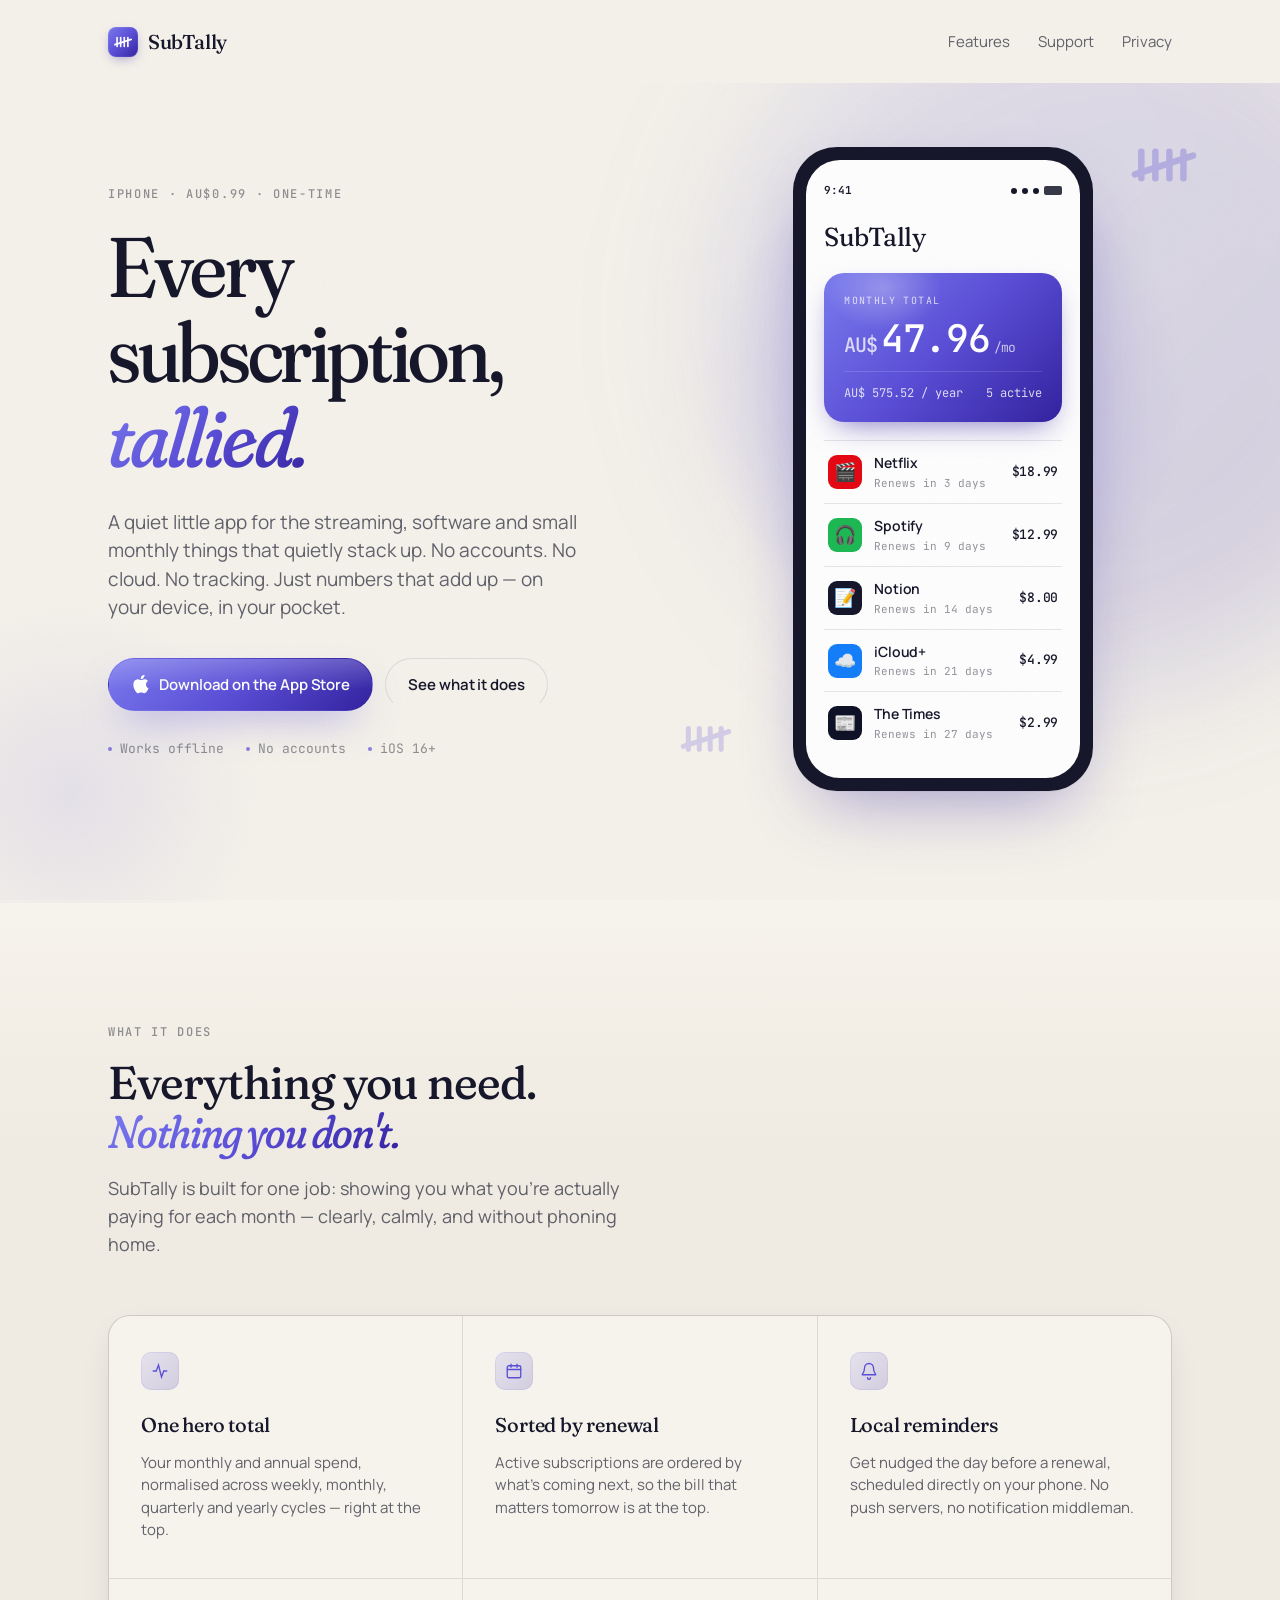
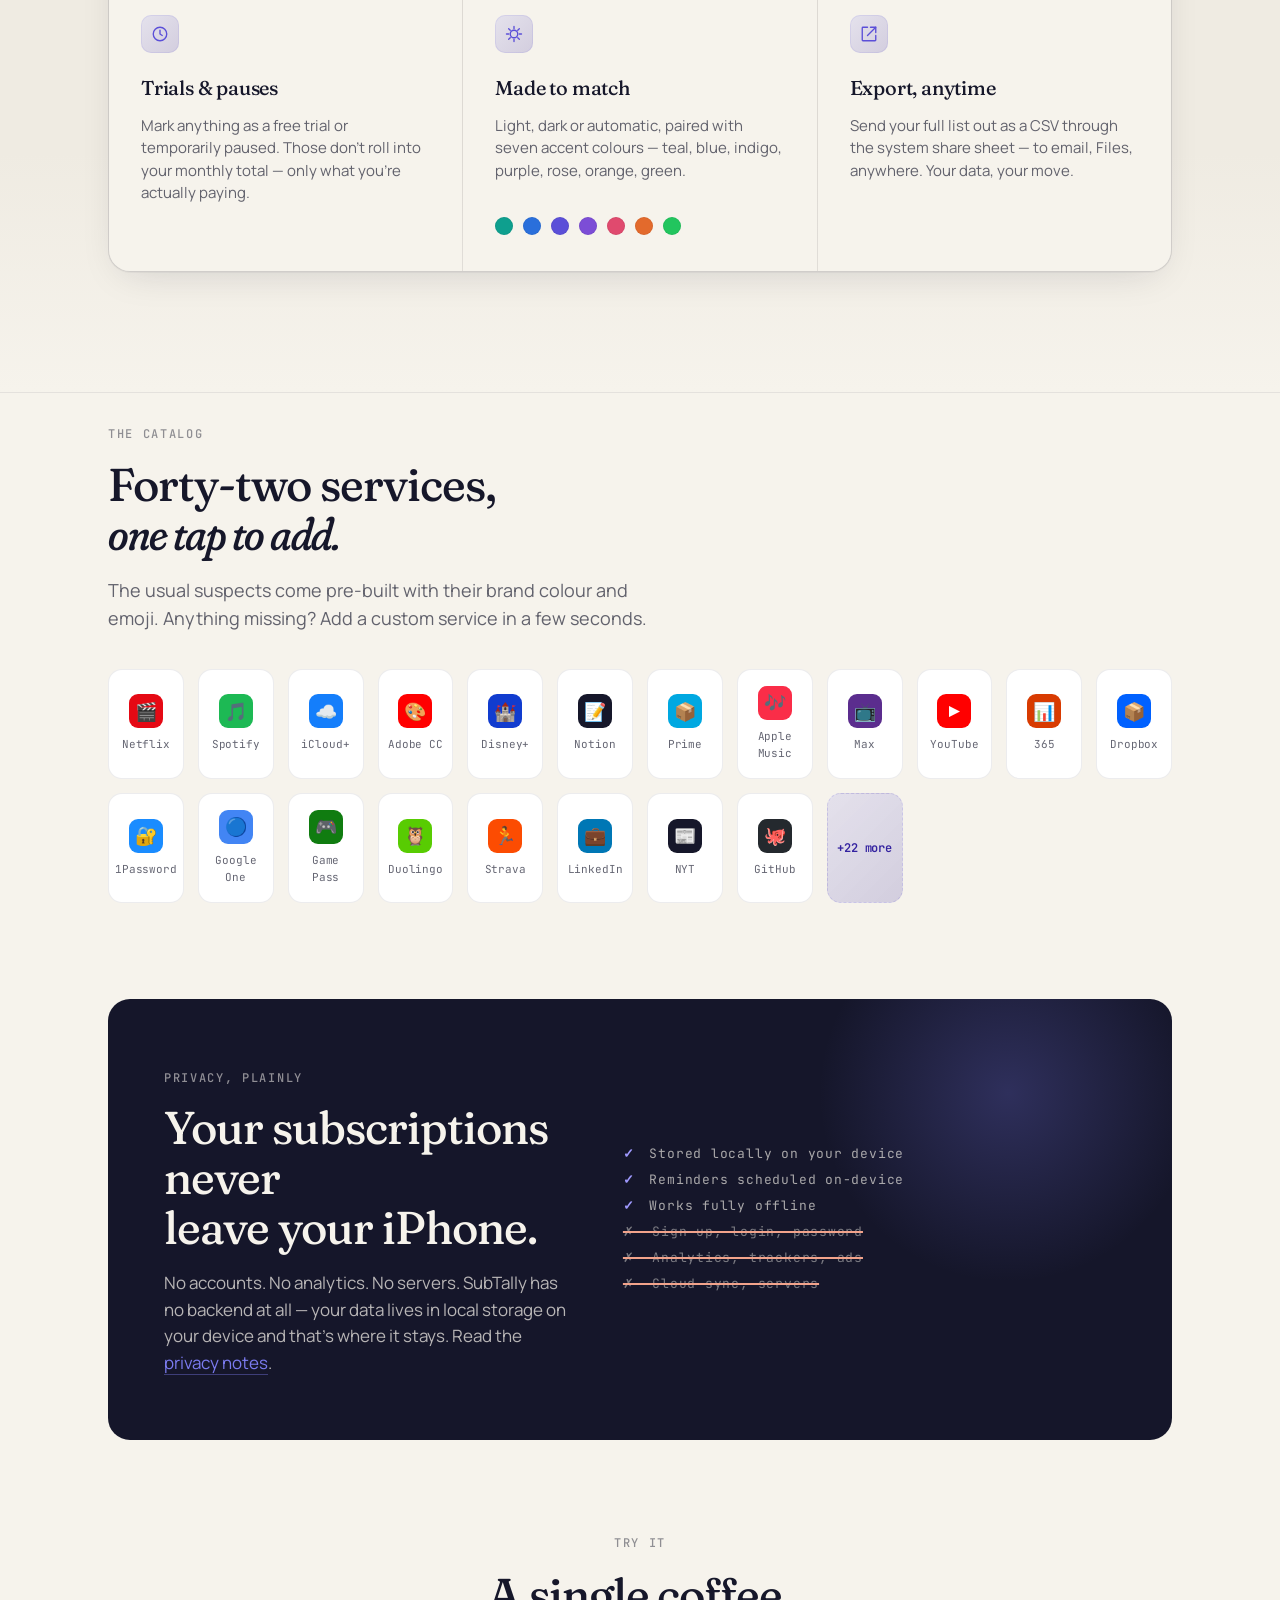
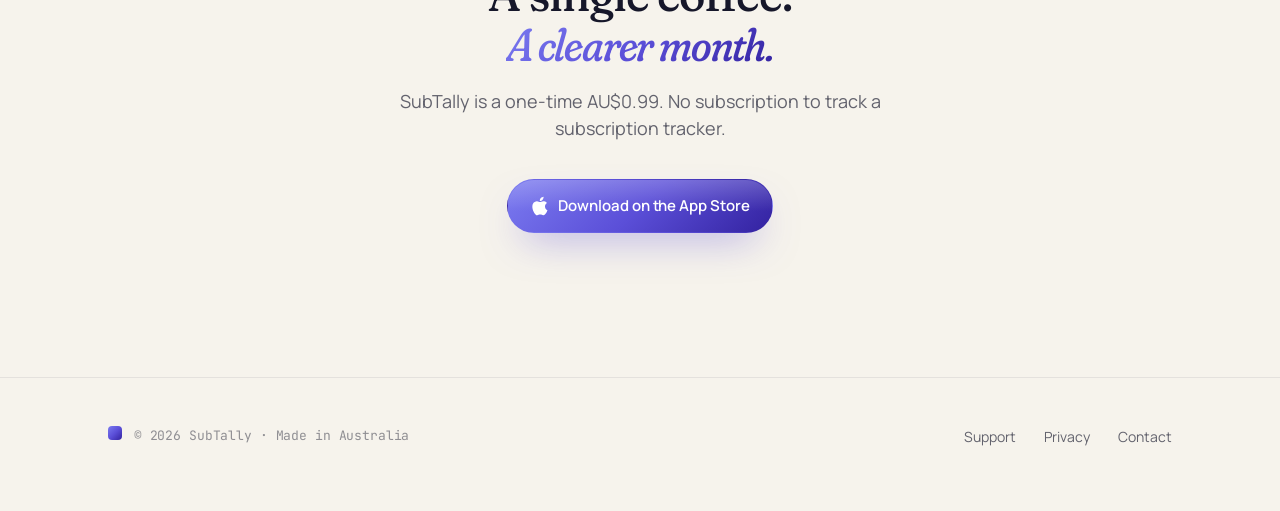
<file: index.html>
<!doctype html>
<html lang="en" class="">
<head>
  <script>document.documentElement.classList.add('js');</script>
  <meta charset="utf-8" />
  <meta name="viewport" content="width=device-width, initial-scale=1" />
  <title>SubTally — Every subscription, tallied.</title>
  <meta name="description" content="A quiet subscription tracker for iPhone. No accounts, no tracking, no cloud — just your subscriptions, tallied on your device." />
  <meta name="theme-color" content="#F6F3EC" media="(prefers-color-scheme: light)" />
  <meta name="theme-color" content="#0F1020" media="(prefers-color-scheme: dark)" />

  <meta property="og:title" content="SubTally — Every subscription, tallied." />
  <meta property="og:description" content="A quiet subscription tracker for iPhone. Local-first. AU$0.99." />
  <meta property="og:type" content="website" />

  <link rel="preconnect" href="https://fonts.googleapis.com" />
  <link rel="preconnect" href="https://fonts.gstatic.com" crossorigin />
  <link href="https://fonts.googleapis.com/css2?family=Fraunces:ital,opsz,wght,SOFT@0,9..144,400..700,0..100;1,9..144,400..700,0..100&family=Manrope:wght@400;500;600;700&family=JetBrains+Mono:wght@400;500;600&display=swap" rel="stylesheet" />

  <link rel="stylesheet" href="styles.css" />

  <!-- Reusable tally-marks SVG symbol -->
  <svg width="0" height="0" style="position:absolute" aria-hidden="true">
    <defs>
      <symbol id="tally" viewBox="0 0 24 24">
        <rect x="3"   y="5" width="2.2" height="14" rx="1.1" fill="currentColor"/>
        <rect x="7.8" y="5" width="2.2" height="14" rx="1.1" fill="currentColor"/>
        <rect x="12.6" y="5" width="2.2" height="14" rx="1.1" fill="currentColor"/>
        <rect x="17.4" y="5" width="2.2" height="14" rx="1.1" fill="currentColor"/>
        <rect x="-0.5" y="10.9" width="25" height="2.2" rx="1.1" fill="currentColor" transform="rotate(-18 12 12)"/>
      </symbol>
      <symbol id="tally-lg" viewBox="0 0 100 100">
        <g fill="currentColor">
          <rect x="14"   y="27" width="9" height="46" rx="4.5"/>
          <rect x="33.5" y="27" width="9" height="46" rx="4.5"/>
          <rect x="53"   y="27" width="9" height="46" rx="4.5"/>
          <rect x="72.5" y="27" width="9" height="46" rx="4.5"/>
          <rect x="3"    y="45.5" width="94" height="9" rx="4.5" transform="rotate(-18 50 50)"/>
        </g>
      </symbol>
    </defs>
  </svg>
</head>
<body>

  <header class="nav">
    <div class="container nav-inner">
      <a href="index.html" class="brand">
        <span class="brand-mark"><svg style="color:#fff"><use href="#tally"/></svg></span>
        <span>SubTally</span>
      </a>
      <nav class="nav-links" aria-label="Primary">
        <a href="#features">Features</a>
        <a href="support.html">Support</a>
        <a href="privacy.html">Privacy</a>
      </nav>
    </div>
  </header>

  <!-- ─────────── Hero ─────────── -->
  <section class="hero" data-screen-label="01 Hero">
    <div class="container hero-grid">
      <div>
        <span class="eyebrow reveal reveal-1">iPhone · AU$0.99 · One‑time</span>
        <h1 class="reveal reveal-2" style="margin-top:18px;">
          Every subscription,<br />
          <span class="accent">tallied.</span>
        </h1>
        <p class="hero-sub reveal reveal-3">
          A quiet little app for the streaming, software and small monthly things that quietly stack up. No accounts. No cloud. No tracking. Just numbers that add up — on your device, in your pocket.
        </p>
        <div class="hero-ctas reveal reveal-4">
          <a href="#" class="btn btn-accent btn-appstore" aria-label="Download SubTally on the App Store">
            <svg width="18" height="20" viewBox="0 0 18 20" fill="currentColor" aria-hidden="true">
              <path d="M14.94 10.62c-.02-2.34 1.91-3.46 1.99-3.52-1.09-1.59-2.78-1.81-3.38-1.83-1.44-.15-2.81.85-3.54.85-.74 0-1.86-.83-3.06-.81-1.57.02-3.02.91-3.83 2.31-1.63 2.82-.42 7 1.17 9.29.78 1.12 1.71 2.38 2.92 2.34 1.17-.05 1.62-.76 3.04-.76 1.41 0 1.82.76 3.06.73 1.27-.02 2.07-1.14 2.85-2.27.9-1.3 1.27-2.56 1.29-2.63-.03-.01-2.48-.95-2.51-3.77zM12.61 3.66c.65-.79 1.09-1.88.97-2.97-.94.04-2.07.62-2.74 1.4-.6.69-1.13 1.81-.99 2.87 1.05.08 2.12-.53 2.76-1.3z"/>
            </svg>
            <span>Download on the App Store</span>
          </a>
          <a href="#features" class="btn btn-ghost">See what it does</a>
        </div>
        <div class="hero-meta reveal reveal-4">
          <span>Works offline</span>
          <span>No accounts</span>
          <span>iOS 16+</span>
        </div>
      </div>

      <div class="phone-stage reveal reveal-3">
        <div class="phone" role="img" aria-label="SubTally home screen showing a monthly total of AU$ 47.96 and a list of subscriptions">
          <div class="phone-screen">
            <div class="statusbar">
              <span>9:41</span>
              <span class="statusbar-icons">
                <span></span><span></span><span></span>
                <span class="bat"></span>
              </span>
            </div>

            <div class="app-title">SubTally</div>

            <div class="hero-card">
              <div class="hero-card-label">Monthly total</div>
              <div class="hero-card-amount">
                <span class="currency">AU$</span>47.96<span class="per">/mo</span>
              </div>
              <div class="hero-card-annual">
                <span>AU$ 575.52 / year</span>
                <span>5 active</span>
              </div>
            </div>

            <div class="sub-row">
              <div class="sub-emoji" style="background:#E50914;">🎬</div>
              <div class="sub-meta">
                <div class="sub-name">Netflix</div>
                <div class="sub-renew">Renews in 3 days</div>
              </div>
              <div class="sub-cost">$18.99</div>
            </div>
            <div class="sub-row">
              <div class="sub-emoji" style="background:#1DB954;">🎧</div>
              <div class="sub-meta">
                <div class="sub-name">Spotify</div>
                <div class="sub-renew">Renews in 9 days</div>
              </div>
              <div class="sub-cost">$12.99</div>
            </div>
            <div class="sub-row">
              <div class="sub-emoji" style="background:#16172A;">📝</div>
              <div class="sub-meta">
                <div class="sub-name">Notion</div>
                <div class="sub-renew">Renews in 14 days</div>
              </div>
              <div class="sub-cost">$8.00</div>
            </div>
            <div class="sub-row">
              <div class="sub-emoji" style="background:#147EFB;">☁️</div>
              <div class="sub-meta">
                <div class="sub-name">iCloud+</div>
                <div class="sub-renew">Renews in 21 days</div>
              </div>
              <div class="sub-cost">$4.99</div>
            </div>
            <div class="sub-row">
              <div class="sub-emoji" style="background:#0F1226;">📰</div>
              <div class="sub-meta">
                <div class="sub-name">The Times</div>
                <div class="sub-renew">Renews in 27 days</div>
              </div>
              <div class="sub-cost">$2.99</div>
            </div>
          </div>
        </div>

        <!-- Real SVG tally decoration -->
        <div class="tally-deco" style="top: -18px; right: -28px;">
          <svg width="72" height="72"><use href="#tally-lg"/></svg>
        </div>
        <div class="tally-deco" style="bottom: 24px; left: -36px; opacity: 0.22;">
          <svg width="56" height="56"><use href="#tally-lg"/></svg>
        </div>
      </div>
    </div>
  </section>

  <!-- ─────────── Features ─────────── -->
  <section class="features" id="features" data-screen-label="02 Features">
    <div class="container">
      <div class="section-head">
        <span class="eyebrow">What it does</span>
        <h2>Everything you need.<br /><span class="italic grad-text">Nothing you don't.</span></h2>
        <p>SubTally is built for one job: showing you what you're actually paying for each month — clearly, calmly, and without phoning home.</p>
      </div>

      <div class="feature-grid">
        <div class="feature">
          <div class="feature-icon">
            <svg viewBox="0 0 24 24" fill="none" stroke="currentColor" stroke-width="1.8" stroke-linecap="round"><path d="M3 12h4l3-8 4 16 3-8h4"/></svg>
          </div>
          <h3>One hero total</h3>
          <p>Your monthly and annual spend, normalised across weekly, monthly, quarterly and yearly cycles — right at the top.</p>
        </div>

        <div class="feature">
          <div class="feature-icon">
            <svg viewBox="0 0 24 24" fill="none" stroke="currentColor" stroke-width="1.8" stroke-linecap="round" stroke-linejoin="round"><rect x="3" y="5" width="18" height="16" rx="2"/><path d="M16 3v4M8 3v4M3 10h18"/></svg>
          </div>
          <h3>Sorted by renewal</h3>
          <p>Active subscriptions are ordered by what's coming next, so the bill that matters tomorrow is at the top.</p>
        </div>

        <div class="feature">
          <div class="feature-icon">
            <svg viewBox="0 0 24 24" fill="none" stroke="currentColor" stroke-width="1.8" stroke-linecap="round" stroke-linejoin="round"><path d="M6 8a6 6 0 1 1 12 0c0 7 3 7 3 9H3c0-2 3-2 3-9z"/><path d="M10 21a2 2 0 0 0 4 0"/></svg>
          </div>
          <h3>Local reminders</h3>
          <p>Get nudged the day before a renewal, scheduled directly on your phone. No push servers, no notification middleman.</p>
        </div>

        <div class="feature">
          <div class="feature-icon">
            <svg viewBox="0 0 24 24" fill="none" stroke="currentColor" stroke-width="1.8" stroke-linecap="round" stroke-linejoin="round"><circle cx="12" cy="12" r="9"/><path d="M12 7v5l3 2"/></svg>
          </div>
          <h3>Trials &amp; pauses</h3>
          <p>Mark anything as a free trial or temporarily paused. Those don't roll into your monthly total — only what you're actually paying.</p>
        </div>

        <div class="feature">
          <div class="feature-icon">
            <svg viewBox="0 0 24 24" fill="none" stroke="currentColor" stroke-width="1.8" stroke-linecap="round" stroke-linejoin="round"><circle cx="12" cy="12" r="5"/><path d="M12 2v3M12 19v3M2 12h3M19 12h3M4.9 4.9l2.1 2.1M17 17l2.1 2.1M4.9 19.1L7 17M17 7l2.1-2.1"/></svg>
          </div>
          <h3>Made to match</h3>
          <p>Light, dark or automatic, paired with seven accent colours — teal, blue, indigo, purple, rose, orange, green.</p>
          <div class="palette" aria-hidden="true">
            <span style="background:#0E9F8E"></span>
            <span style="background:#2A6FDB"></span>
            <span style="background:#5B4FD8"></span>
            <span style="background:#7C4DD6"></span>
            <span style="background:#E04A6E"></span>
            <span style="background:#E36A2C"></span>
            <span style="background:#22C55E"></span>
          </div>
        </div>

        <div class="feature">
          <div class="feature-icon">
            <svg viewBox="0 0 24 24" fill="none" stroke="currentColor" stroke-width="1.8" stroke-linecap="round" stroke-linejoin="round"><path d="M14 3h7v7"/><path d="M10 14 21 3"/><path d="M21 14v6a1 1 0 0 1-1 1H4a1 1 0 0 1-1-1V4a1 1 0 0 1 1-1h6"/></svg>
          </div>
          <h3>Export, anytime</h3>
          <p>Send your full list out as a CSV through the system share sheet — to email, Files, anywhere. Your data, your move.</p>
        </div>
      </div>
    </div>
  </section>

  <!-- ─────────── Catalog strip ─────────── -->
  <section class="catalog" data-screen-label="03 Catalog">
    <div class="container">
      <div class="section-head">
        <span class="eyebrow">The catalog</span>
        <h2>Forty-two services,<br/><span class="italic">one tap to add.</span></h2>
        <p>The usual suspects come pre-built with their brand colour and emoji. Anything missing? Add a custom service in a few seconds.</p>
      </div>

      <div class="catalog-rail">
        <div class="cat-chip"><div class="cat-chip-emoji" style="background:#E50914;">🎬</div>Netflix</div>
        <div class="cat-chip"><div class="cat-chip-emoji" style="background:#1DB954;">🎵</div>Spotify</div>
        <div class="cat-chip"><div class="cat-chip-emoji" style="background:#147EFB;">☁️</div>iCloud+</div>
        <div class="cat-chip"><div class="cat-chip-emoji" style="background:#FF0000;">🎨</div>Adobe CC</div>
        <div class="cat-chip"><div class="cat-chip-emoji" style="background:#113CCF;">🏰</div>Disney+</div>
        <div class="cat-chip"><div class="cat-chip-emoji" style="background:#16172A;">📝</div>Notion</div>
        <div class="cat-chip"><div class="cat-chip-emoji" style="background:#00A8E1;">📦</div>Prime</div>
        <div class="cat-chip"><div class="cat-chip-emoji" style="background:#FA2D48;">🎶</div>Apple Music</div>
        <div class="cat-chip"><div class="cat-chip-emoji" style="background:#5B2D8E;">📺</div>Max</div>
        <div class="cat-chip"><div class="cat-chip-emoji" style="background:#FF0000;">▶️</div>YouTube</div>
        <div class="cat-chip"><div class="cat-chip-emoji" style="background:#D83B01;">📊</div>365</div>
        <div class="cat-chip"><div class="cat-chip-emoji" style="background:#0061FF;">📦</div>Dropbox</div>
        <div class="cat-chip"><div class="cat-chip-emoji" style="background:#1A8CFF;">🔐</div>1Password</div>
        <div class="cat-chip"><div class="cat-chip-emoji" style="background:#4285F4;">🔵</div>Google One</div>
        <div class="cat-chip"><div class="cat-chip-emoji" style="background:#107C10;">🎮</div>Game Pass</div>
        <div class="cat-chip"><div class="cat-chip-emoji" style="background:#58CC02;">🦉</div>Duolingo</div>
        <div class="cat-chip"><div class="cat-chip-emoji" style="background:#FC4C02;">🏃</div>Strava</div>
        <div class="cat-chip"><div class="cat-chip-emoji" style="background:#0077B5;">💼</div>LinkedIn</div>
        <div class="cat-chip"><div class="cat-chip-emoji" style="background:#16172A;">📰</div>NYT</div>
        <div class="cat-chip"><div class="cat-chip-emoji" style="background:#24292E;">🐙</div>GitHub</div>
        <div class="cat-more">+22 more</div>
      </div>
    </div>
  </section>

  <!-- ─────────── Privacy band ─────────── -->
  <section style="padding-top: 0; padding-bottom: 48px;" data-screen-label="04 Privacy">
    <div class="container">
      <div class="privacy-band">
        <div>
          <span class="eyebrow">Privacy, plainly</span>
          <h2 style="margin-top:14px;">Your subscriptions never<br/>leave your iPhone.</h2>
          <p style="margin-top:18px;">No accounts. No analytics. No servers. SubTally has no backend at all — your data lives in local storage on your device and that's where it stays. Read the <a href="privacy.html" style="color:var(--accent-light); border-bottom-color: rgba(123,123,240,0.4);">privacy notes</a>.</p>
        </div>
        <div class="privacy-tally" aria-hidden="true">
          <div><span class="check">✓</span> Stored locally on your device</div>
          <div><span class="check">✓</span> Reminders scheduled on‑device</div>
          <div><span class="check">✓</span> Works fully offline</div>
          <div class="strike">✗ &nbsp;Sign‑up, login, password</div>
          <div class="strike">✗ &nbsp;Analytics, trackers, ads</div>
          <div class="strike">✗ &nbsp;Cloud sync, servers</div>
        </div>
      </div>
    </div>
  </section>

  <!-- ─────────── CTA ─────────── -->
  <section class="cta" data-screen-label="05 CTA">
    <div class="container">
      <span class="eyebrow">Try it</span>
      <h2>A single coffee.<br/><span class="italic grad-text">A clearer month.</span></h2>
      <p class="cta-sub">
        SubTally is a one‑time AU$0.99. No subscription to track a subscription tracker.
      </p>
      <a href="#" class="btn btn-accent btn-appstore">
        <svg width="18" height="20" viewBox="0 0 18 20" fill="currentColor" aria-hidden="true">
          <path d="M14.94 10.62c-.02-2.34 1.91-3.46 1.99-3.52-1.09-1.59-2.78-1.81-3.38-1.83-1.44-.15-2.81.85-3.54.85-.74 0-1.86-.83-3.06-.81-1.57.02-3.02.91-3.83 2.31-1.63 2.82-.42 7 1.17 9.29.78 1.12 1.71 2.38 2.92 2.34 1.17-.05 1.62-.76 3.04-.76 1.41 0 1.82.76 3.06.73 1.27-.02 2.07-1.14 2.85-2.27.9-1.3 1.27-2.56 1.29-2.63-.03-.01-2.48-.95-2.51-3.77zM12.61 3.66c.65-.79 1.09-1.88.97-2.97-.94.04-2.07.62-2.74 1.4-.6.69-1.13 1.81-.99 2.87 1.05.08 2.12-.53 2.76-1.3z"/>
        </svg>
        <span>Download on the App Store</span>
      </a>
    </div>
  </section>

  <!-- ─────────── Footer ─────────── -->
  <footer>
    <div class="container foot-inner">
      <div class="foot-meta">
        <span class="foot-mark"><span class="foot-mark-dot"></span></span>
        © <span id="year">2026</span> SubTally · Made in Australia
      </div>
      <div class="foot-links">
        <a href="support.html">Support</a>
        <a href="privacy.html">Privacy</a>
        <a href="mailto:0xB182@gmail.com">Contact</a>
      </div>
    </div>
  </footer>

  <script>
    document.getElementById('year').textContent = new Date().getFullYear();
  </script>
</body>
</html>
</file>
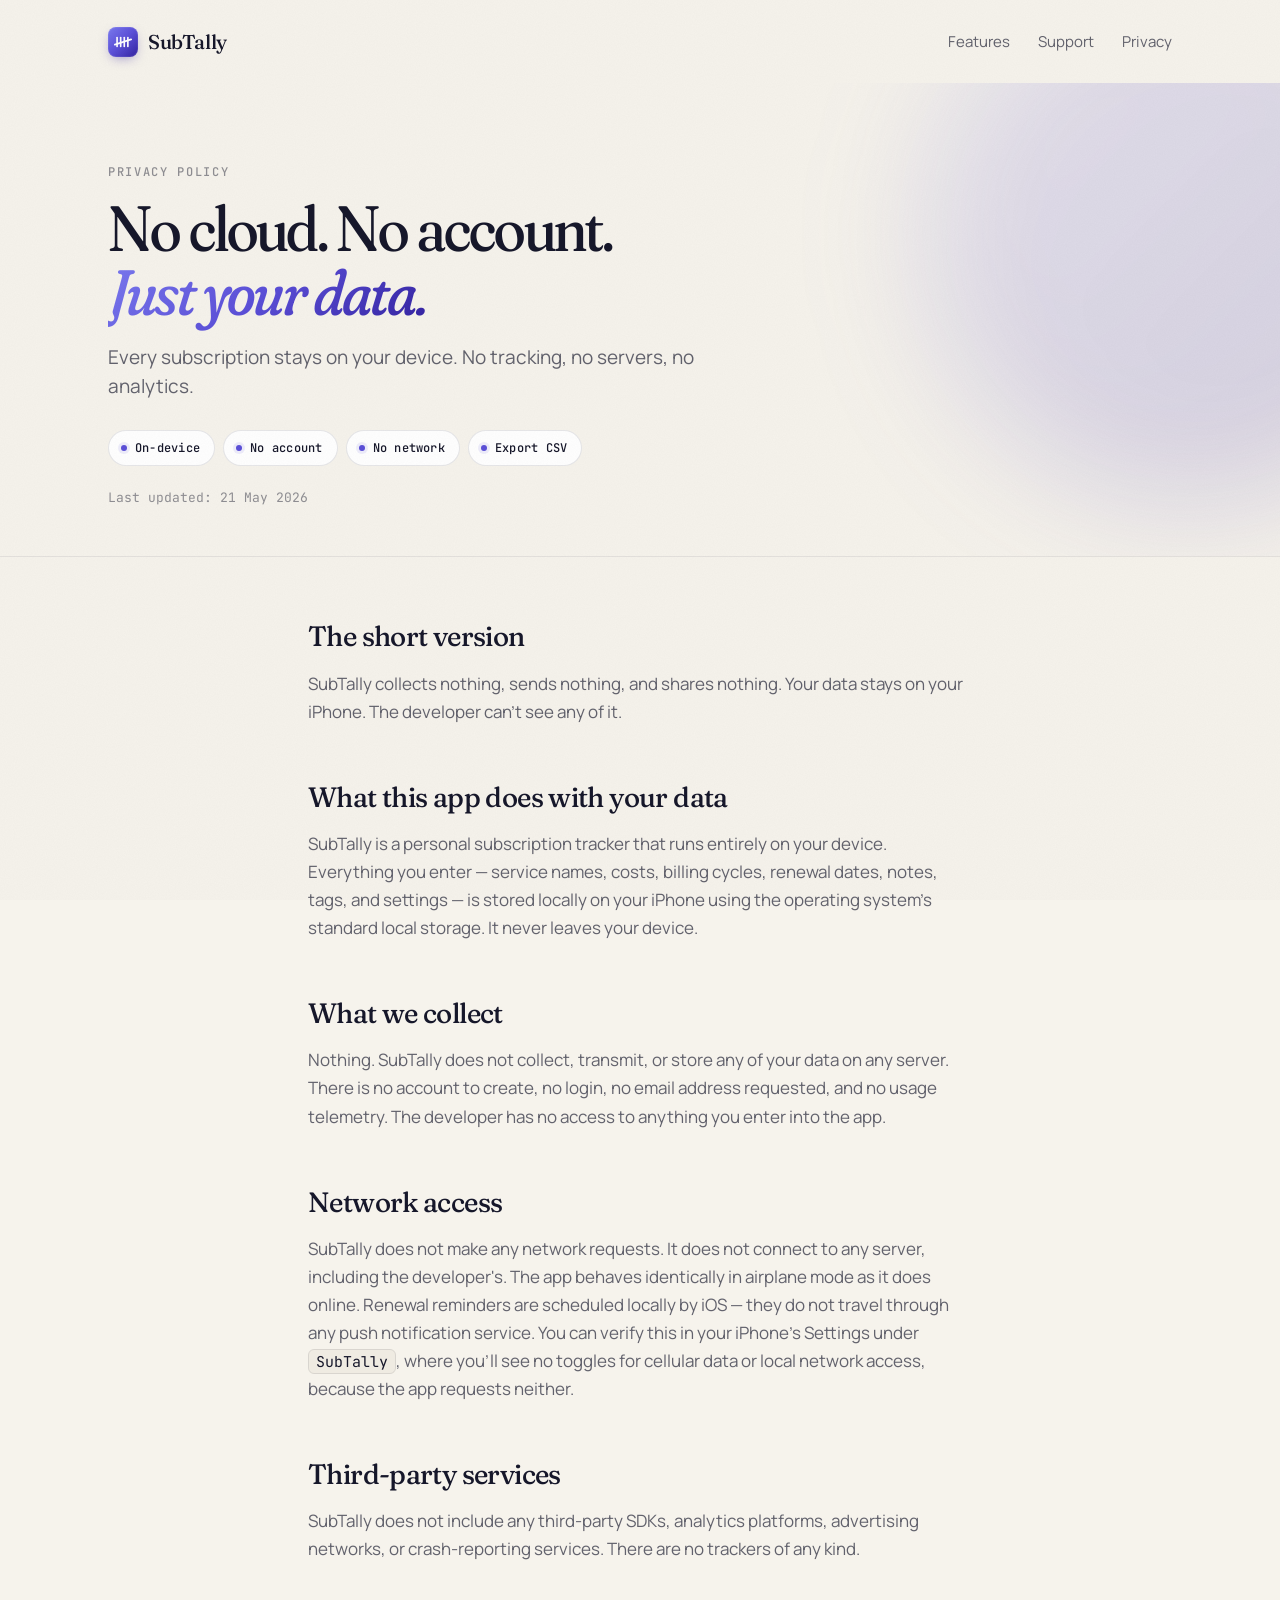
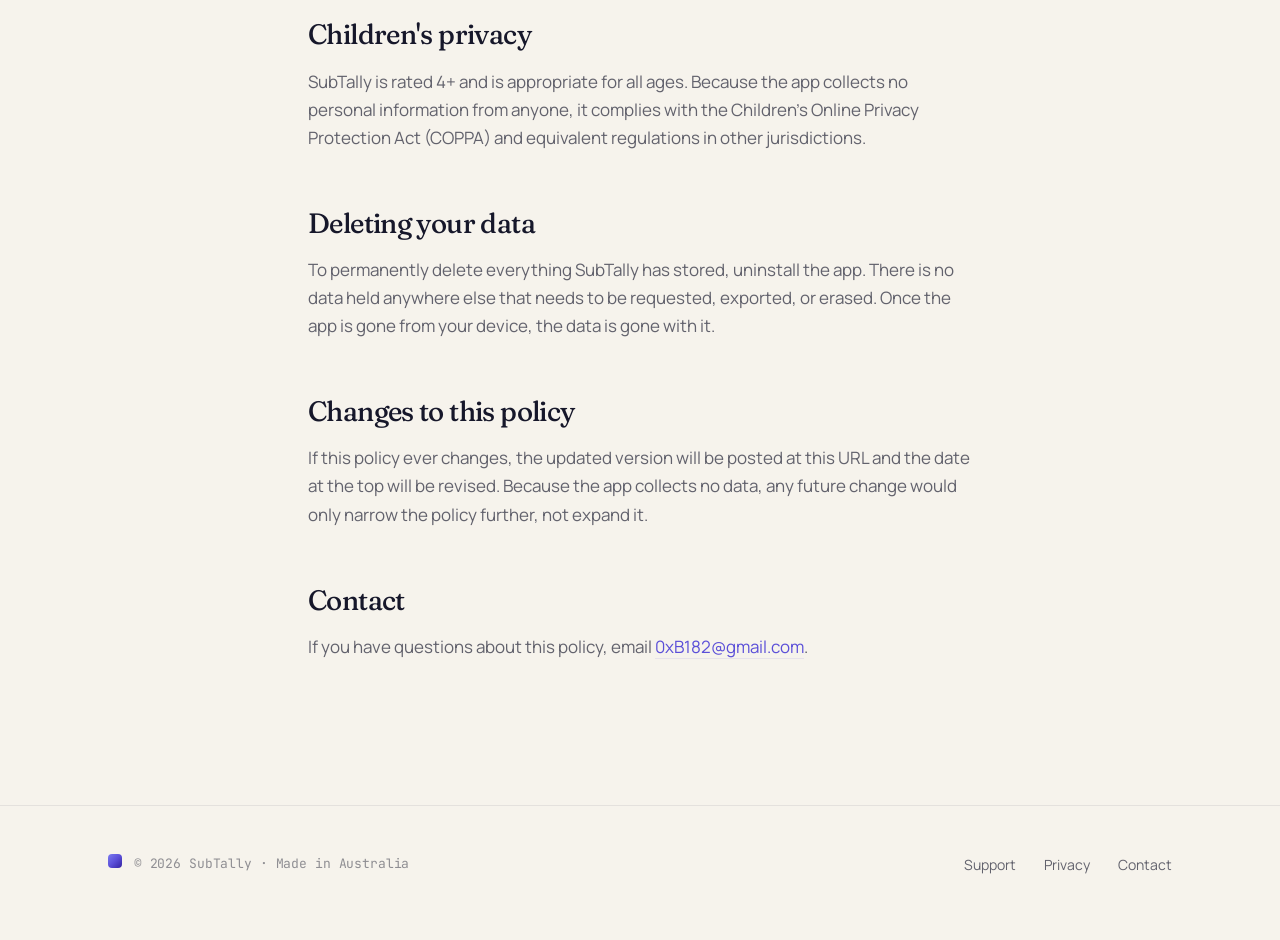
<file: privacy.html>
<!doctype html>
<html lang="en">
<head>
  <meta charset="utf-8" />
  <meta name="viewport" content="width=device-width, initial-scale=1" />
  <title>Privacy — SubTally</title>
  <meta name="description" content="SubTally collects nothing, sends nothing, and shares nothing. Your data stays on your iPhone." />
  <meta name="theme-color" content="#F7F5F0" media="(prefers-color-scheme: light)" />
  <meta name="theme-color" content="#131421" media="(prefers-color-scheme: dark)" />

  <link rel="preconnect" href="https://fonts.googleapis.com" />
  <link rel="preconnect" href="https://fonts.gstatic.com" crossorigin />
  <link href="https://fonts.googleapis.com/css2?family=Fraunces:ital,opsz,wght,SOFT@0,9..144,400..700,0..100;1,9..144,400..700,0..100&family=Manrope:wght@400;500;600;700&family=JetBrains+Mono:wght@400;500;600&display=swap" rel="stylesheet" />

  <link rel="stylesheet" href="styles.css" />

  <svg width="0" height="0" style="position:absolute" aria-hidden="true">
    <defs>
      <symbol id="tally" viewBox="0 0 24 24">
        <rect x="3"   y="5" width="2.2" height="14" rx="1.1" fill="currentColor"/>
        <rect x="7.8" y="5" width="2.2" height="14" rx="1.1" fill="currentColor"/>
        <rect x="12.6" y="5" width="2.2" height="14" rx="1.1" fill="currentColor"/>
        <rect x="17.4" y="5" width="2.2" height="14" rx="1.1" fill="currentColor"/>
        <rect x="-0.5" y="10.9" width="25" height="2.2" rx="1.1" fill="currentColor" transform="rotate(-18 12 12)"/>
      </symbol>
    </defs>
  </svg>
</head>
<body>

  <header class="nav">
    <div class="container nav-inner">
      <a href="index.html" class="brand">
        <span class="brand-mark"><svg style="color:#fff"><use href="#tally"/></svg></span>
        <span>SubTally</span>
      </a>
      <nav class="nav-links" aria-label="Primary">
        <a href="index.html#features">Features</a>
        <a href="support.html">Support</a>
        <a href="privacy.html">Privacy</a>
      </nav>
    </div>
  </header>

  <div class="page-header">
    <div class="container">
      <span class="eyebrow">Privacy Policy</span>
      <h1>No cloud. No account.<br/><span class="italic grad-text">Just your data.</span></h1>
      <p>Every subscription stays on your device. No tracking, no servers, no analytics.</p>
      <div class="pills">
        <span class="pill">On‑device</span>
        <span class="pill">No account</span>
        <span class="pill">No network</span>
        <span class="pill">Export CSV</span>
      </div>
      <p style="margin-top: 22px; font-family: var(--font-mono); font-size: 13px; color: var(--ink-faint);">Last updated: 21 May 2026</p>
    </div>
  </div>

  <main class="prose">

    <h2>The short version</h2>
    <p>SubTally collects nothing, sends nothing, and shares nothing. Your data stays on your iPhone. The developer can't see any of it.</p>

    <h2>What this app does with your data</h2>
    <p>SubTally is a personal subscription tracker that runs entirely on your device. Everything you enter — service names, costs, billing cycles, renewal dates, notes, tags, and settings — is stored locally on your iPhone using the operating system's standard local storage. It never leaves your device.</p>

    <h2>What we collect</h2>
    <p>Nothing. SubTally does not collect, transmit, or store any of your data on any server. There is no account to create, no login, no email address requested, and no usage telemetry. The developer has no access to anything you enter into the app.</p>

    <h2>Network access</h2>
    <p>SubTally does not make any network requests. It does not connect to any server, including the developer's. The app behaves identically in airplane mode as it does online. Renewal reminders are scheduled locally by iOS — they do not travel through any push notification service. You can verify this in your iPhone's Settings under <code>SubTally</code>, where you'll see no toggles for cellular data or local network access, because the app requests neither.</p>

    <h2>Third‑party services</h2>
    <p>SubTally does not include any third‑party SDKs, analytics platforms, advertising networks, or crash‑reporting services. There are no trackers of any kind.</p>

    <h2>Children's privacy</h2>
    <p>SubTally is rated 4+ and is appropriate for all ages. Because the app collects no personal information from anyone, it complies with the Children's Online Privacy Protection Act (COPPA) and equivalent regulations in other jurisdictions.</p>

    <h2>Deleting your data</h2>
    <p>To permanently delete everything SubTally has stored, uninstall the app. There is no data held anywhere else that needs to be requested, exported, or erased. Once the app is gone from your device, the data is gone with it.</p>

    <h2>Changes to this policy</h2>
    <p>If this policy ever changes, the updated version will be posted at this URL and the date at the top will be revised. Because the app collects no data, any future change would only narrow the policy further, not expand it.</p>

    <h2>Contact</h2>
    <p>If you have questions about this policy, email <a href="mailto:0xB182@gmail.com">0xB182@gmail.com</a>.</p>

  </main>

  <footer>
    <div class="container foot-inner">
      <div class="foot-meta">
        <span class="foot-mark"><span class="foot-mark-dot"></span></span>
        © <span id="year">2026</span> SubTally · Made in Australia
      </div>
      <div class="foot-links">
        <a href="support.html">Support</a>
        <a href="privacy.html">Privacy</a>
        <a href="mailto:0xB182@gmail.com">Contact</a>
      </div>
    </div>
  </footer>

  <script>
    document.getElementById('year').textContent = new Date().getFullYear();
  </script>
</body>
</html>
</file>
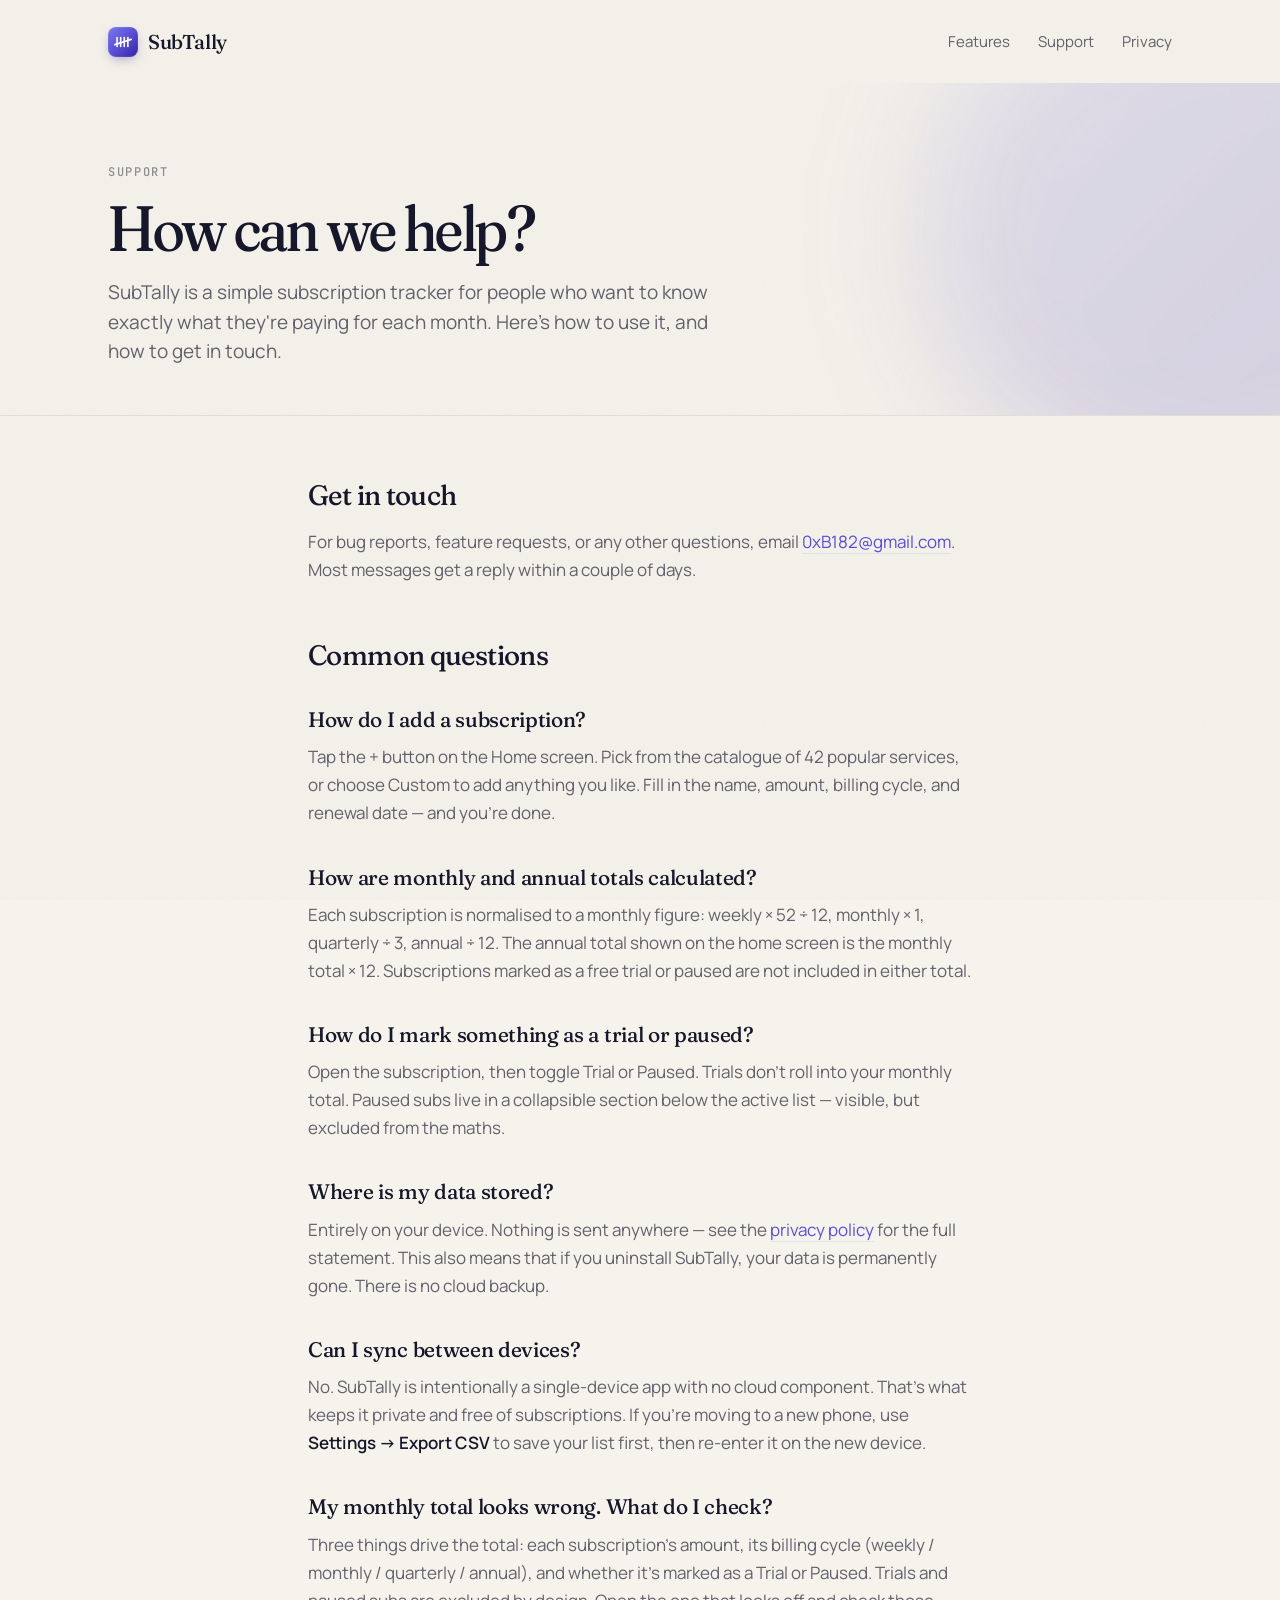
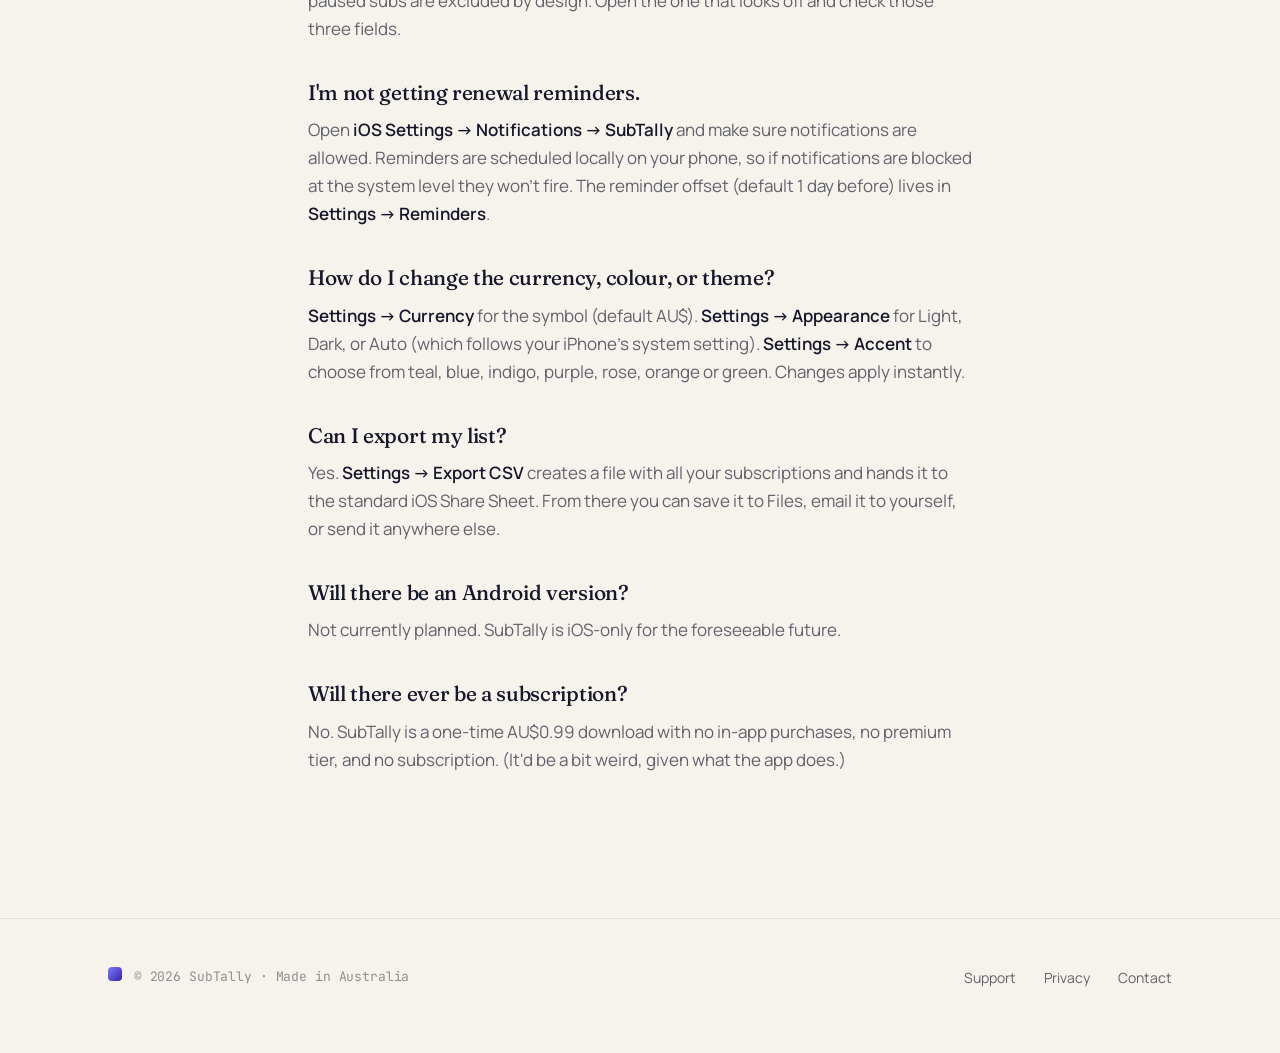
<file: support.html>
<!doctype html>
<html lang="en">
<head>
  <meta charset="utf-8" />
  <meta name="viewport" content="width=device-width, initial-scale=1" />
  <title>Support — SubTally</title>
  <meta name="description" content="Help, FAQs and how to get in touch about SubTally." />
  <meta name="theme-color" content="#F7F5F0" media="(prefers-color-scheme: light)" />
  <meta name="theme-color" content="#131421" media="(prefers-color-scheme: dark)" />

  <link rel="preconnect" href="https://fonts.googleapis.com" />
  <link rel="preconnect" href="https://fonts.gstatic.com" crossorigin />
  <link href="https://fonts.googleapis.com/css2?family=Fraunces:ital,opsz,wght,SOFT@0,9..144,400..700,0..100;1,9..144,400..700,0..100&family=Manrope:wght@400;500;600;700&family=JetBrains+Mono:wght@400;500;600&display=swap" rel="stylesheet" />

  <link rel="stylesheet" href="styles.css" />

  <svg width="0" height="0" style="position:absolute" aria-hidden="true">
    <defs>
      <symbol id="tally" viewBox="0 0 24 24">
        <rect x="3"   y="5" width="2.2" height="14" rx="1.1" fill="currentColor"/>
        <rect x="7.8" y="5" width="2.2" height="14" rx="1.1" fill="currentColor"/>
        <rect x="12.6" y="5" width="2.2" height="14" rx="1.1" fill="currentColor"/>
        <rect x="17.4" y="5" width="2.2" height="14" rx="1.1" fill="currentColor"/>
        <rect x="-0.5" y="10.9" width="25" height="2.2" rx="1.1" fill="currentColor" transform="rotate(-18 12 12)"/>
      </symbol>
    </defs>
  </svg>
</head>
<body>

  <header class="nav">
    <div class="container nav-inner">
      <a href="index.html" class="brand">
        <span class="brand-mark"><svg style="color:#fff"><use href="#tally"/></svg></span>
        <span>SubTally</span>
      </a>
      <nav class="nav-links" aria-label="Primary">
        <a href="index.html#features">Features</a>
        <a href="support.html">Support</a>
        <a href="privacy.html">Privacy</a>
      </nav>
    </div>
  </header>

  <div class="page-header">
    <div class="container">
      <span class="eyebrow">Support</span>
      <h1>How can we help?</h1>
      <p>SubTally is a simple subscription tracker for people who want to know exactly what they're paying for each month. Here's how to use it, and how to get in touch.</p>
    </div>
  </div>

  <main class="prose">

    <h2>Get in touch</h2>
    <p>For bug reports, feature requests, or any other questions, email <a href="mailto:0xB182@gmail.com">0xB182@gmail.com</a>. Most messages get a reply within a couple of days.</p>

    <h2>Common questions</h2>

    <h3>How do I add a subscription?</h3>
    <p>Tap the + button on the Home screen. Pick from the catalogue of 42 popular services, or choose Custom to add anything you like. Fill in the name, amount, billing cycle, and renewal date — and you're done.</p>

    <h3>How are monthly and annual totals calculated?</h3>
    <p>Each subscription is normalised to a monthly figure: weekly × 52 ÷ 12, monthly × 1, quarterly ÷ 3, annual ÷ 12. The annual total shown on the home screen is the monthly total × 12. Subscriptions marked as a free trial or paused are not included in either total.</p>

    <h3>How do I mark something as a trial or paused?</h3>
    <p>Open the subscription, then toggle Trial or Paused. Trials don't roll into your monthly total. Paused subs live in a collapsible section below the active list — visible, but excluded from the maths.</p>

    <h3>Where is my data stored?</h3>
    <p>Entirely on your device. Nothing is sent anywhere — see the <a href="privacy.html">privacy policy</a> for the full statement. This also means that if you uninstall SubTally, your data is permanently gone. There is no cloud backup.</p>

    <h3>Can I sync between devices?</h3>
    <p>No. SubTally is intentionally a single‑device app with no cloud component. That's what keeps it private and free of subscriptions. If you're moving to a new phone, use <strong>Settings → Export CSV</strong> to save your list first, then re‑enter it on the new device.</p>

    <h3>My monthly total looks wrong. What do I check?</h3>
    <p>Three things drive the total: each subscription's amount, its billing cycle (weekly / monthly / quarterly / annual), and whether it's marked as a Trial or Paused. Trials and paused subs are excluded by design. Open the one that looks off and check those three fields.</p>

    <h3>I'm not getting renewal reminders.</h3>
    <p>Open <strong>iOS Settings → Notifications → SubTally</strong> and make sure notifications are allowed. Reminders are scheduled locally on your phone, so if notifications are blocked at the system level they won't fire. The reminder offset (default 1 day before) lives in <strong>Settings → Reminders</strong>.</p>

    <h3>How do I change the currency, colour, or theme?</h3>
    <p><strong>Settings → Currency</strong> for the symbol (default AU$). <strong>Settings → Appearance</strong> for Light, Dark, or Auto (which follows your iPhone's system setting). <strong>Settings → Accent</strong> to choose from teal, blue, indigo, purple, rose, orange or green. Changes apply instantly.</p>

    <h3>Can I export my list?</h3>
    <p>Yes. <strong>Settings → Export CSV</strong> creates a file with all your subscriptions and hands it to the standard iOS Share Sheet. From there you can save it to Files, email it to yourself, or send it anywhere else.</p>

    <h3>Will there be an Android version?</h3>
    <p>Not currently planned. SubTally is iOS‑only for the foreseeable future.</p>

    <h3>Will there ever be a subscription?</h3>
    <p>No. SubTally is a one‑time AU$0.99 download with no in‑app purchases, no premium tier, and no subscription. (It'd be a bit weird, given what the app does.)</p>

  </main>

  <footer>
    <div class="container foot-inner">
      <div class="foot-meta">
        <span class="foot-mark"><span class="foot-mark-dot"></span></span>
        © <span id="year">2026</span> SubTally · Made in Australia
      </div>
      <div class="foot-links">
        <a href="support.html">Support</a>
        <a href="privacy.html">Privacy</a>
        <a href="mailto:0xB182@gmail.com">Contact</a>
      </div>
    </div>
  </footer>

  <script>
    document.getElementById('year').textContent = new Date().getFullYear();
  </script>
</body>
</html>
</file>
<file: styles.css>
/* SubTally site — shared styles
   Fonts: Fraunces (display), Manrope (body), JetBrains Mono (numerals)
   Identity: indigo→violet gradient matched to the app icon (#7B7BF0 → #3322A0)
*/

:root {
  /* Surfaces */
  --bg: #F6F3EC;
  --bg-elev: #FFFFFF;
  --bg-tint: #EFEBE2;
  --bg-tint-2: #E8E3D7;

  /* Ink */
  --ink: #16172A;
  --ink-soft: rgba(22, 23, 42, 0.66);
  --ink-faint: rgba(22, 23, 42, 0.46);
  --ink-hair: rgba(22, 23, 42, 0.10);
  --rule: rgba(22, 23, 42, 0.08);

  /* Brand — indigo→violet gradient (matches assets/icon.png) */
  --accent-light: #7B7BF0;
  --accent: #5B4FD8;
  --accent-deep: #3322A0;
  --accent-soft: rgba(91, 79, 216, 0.10);
  --accent-soft-2: rgba(91, 79, 216, 0.18);
  --gradient: linear-gradient(135deg, #7B7BF0 0%, #5B4FD8 50%, #3322A0 100%);
  --gradient-v: linear-gradient(180deg, #7B7BF0 0%, #5B4FD8 45%, #3322A0 100%);
  --gradient-soft: linear-gradient(135deg, rgba(123,123,240,0.14), rgba(51,34,160,0.18));

  --warm: #E8826B;

  /* Type */
  --font-display: 'Fraunces', 'Iowan Old Style', Georgia, serif;
  --font-body: 'Manrope', -apple-system, BlinkMacSystemFont, 'Segoe UI', sans-serif;
  --font-mono: 'JetBrains Mono', ui-monospace, 'SF Mono', Menlo, monospace;

  /* Geom */
  --radius: 14px;
  --radius-lg: 22px;
  --radius-pill: 999px;
  --shadow-card: 0 1px 0 rgba(22,23,42,0.04), 0 12px 40px -16px rgba(22,23,42,0.18);
  --shadow-pop: 0 1px 0 rgba(22,23,42,0.04), 0 30px 70px -24px rgba(51,34,160,0.42);
  --shadow-accent: 0 18px 40px -16px rgba(91,79,216,0.55);

  --container: 1120px;
}

@media (prefers-color-scheme: dark) {
  :root {
    --bg: #0F1020;
    --bg-elev: #181A2C;
    --bg-tint: #1C1E33;
    --bg-tint-2: #232645;
    --ink: #F0EDE3;
    --ink-soft: rgba(240,237,227,0.68);
    --ink-faint: rgba(240,237,227,0.42);
    --ink-hair: rgba(240,237,227,0.10);
    --rule: rgba(240,237,227,0.08);
    --accent-light: #A09AFF;
    --accent: #8B85FF;
    --accent-deep: #B6B0FF;
    --accent-soft: rgba(139,133,255,0.16);
    --accent-soft-2: rgba(139,133,255,0.22);
    --gradient: linear-gradient(135deg, #6F6BE8 0%, #5C50DA 50%, #3F32B0 100%);
    --gradient-v: linear-gradient(180deg, #6F6BE8 0%, #5C50DA 45%, #3F32B0 100%);
    --gradient-soft: linear-gradient(135deg, rgba(139,133,255,0.18), rgba(63,50,176,0.28));
    --warm: #F2A38B;
    --shadow-card: 0 1px 0 rgba(0,0,0,0.3), 0 14px 44px -16px rgba(0,0,0,0.6);
    --shadow-pop: 0 1px 0 rgba(0,0,0,0.3), 0 30px 70px -24px rgba(0,0,0,0.8);
    --shadow-accent: 0 18px 40px -16px rgba(139,133,255,0.45);
  }
}

* { box-sizing: border-box; }
html { -webkit-text-size-adjust: 100%; scroll-behavior: smooth; }

body {
  margin: 0;
  background: var(--bg);
  color: var(--ink);
  font-family: var(--font-body);
  font-size: 17px;
  line-height: 1.55;
  font-feature-settings: 'ss01','cv11';
  -webkit-font-smoothing: antialiased;
  -moz-osx-font-smoothing: grayscale;
  text-rendering: optimizeLegibility;
  overflow-x: hidden;
}

/* Subtle paper grain */
body::before {
  content: '';
  position: fixed;
  inset: 0;
  pointer-events: none;
  z-index: 100;
  opacity: 0.32;
  mix-blend-mode: multiply;
  background-image: url("data:image/svg+xml;utf8,<svg xmlns='http://www.w3.org/2000/svg' width='220' height='220'><filter id='n'><feTurbulence type='fractalNoise' baseFrequency='0.9' numOctaves='2' stitchTiles='stitch'/><feColorMatrix values='0 0 0 0 0  0 0 0 0 0  0 0 0 0 0  0 0 0 0.06 0'/></filter><rect width='100%' height='100%' filter='url(%23n)'/></svg>");
}
@media (prefers-color-scheme: dark) {
  body::before { mix-blend-mode: screen; opacity: 0.16; }
}

a {
  color: var(--accent);
  text-decoration: none;
  border-bottom: 1px solid var(--accent-soft);
  transition: border-color 160ms ease, color 160ms ease;
}
a:hover { border-bottom-color: var(--accent); }

h1, h2, h3 {
  font-family: var(--font-display);
  font-weight: 460;
  letter-spacing: -0.015em;
  margin: 0;
  font-feature-settings: 'ss01';
}

h1 {
  font-size: clamp(46px, 6.6vw, 88px);
  line-height: 1.01;
  letter-spacing: -0.028em;
  font-variation-settings: 'SOFT' 60, 'opsz' 120;
}
h2 {
  font-size: clamp(28px, 3.6vw, 46px);
  line-height: 1.08;
  letter-spacing: -0.022em;
  font-variation-settings: 'SOFT' 50, 'opsz' 36;
}
h3 {
  font-size: 20px;
  line-height: 1.3;
  letter-spacing: -0.01em;
  font-variation-settings: 'SOFT' 40, 'opsz' 20;
}

.italic { font-style: italic; font-variation-settings: 'SOFT' 100, 'opsz' 144; }
.grad-text {
  background: var(--gradient);
  -webkit-background-clip: text;
  background-clip: text;
  color: transparent;
}

p { margin: 0 0 1em; }
p:last-child { margin-bottom: 0; }

.num {
  font-family: var(--font-mono);
  font-variant-numeric: tabular-nums;
  letter-spacing: -0.02em;
}

.eyebrow {
  font-family: var(--font-mono);
  font-size: 12px;
  letter-spacing: 0.14em;
  text-transform: uppercase;
  color: var(--ink-faint);
  font-weight: 500;
}

.container {
  max-width: var(--container);
  margin: 0 auto;
  padding: 0 28px;
}

/* ---------- Nav ---------- */

.nav { padding: 26px 0; position: relative; z-index: 2; }
.nav-inner {
  display: flex;
  align-items: center;
  justify-content: space-between;
  gap: 24px;
}
.brand {
  display: inline-flex;
  align-items: center;
  gap: 10px;
  border: none;
  color: var(--ink);
  font-family: var(--font-display);
  font-weight: 500;
  font-size: 20px;
  letter-spacing: -0.02em;
}
.brand:hover { border: none; }
.brand-mark {
  width: 30px;
  height: 30px;
  border-radius: 8px;
  background: var(--gradient);
  display: inline-flex;
  align-items: center;
  justify-content: center;
  box-shadow: 0 0 0 1px rgba(255,255,255,0.08) inset,
              0 4px 12px -4px rgba(51,34,160,0.5);
}
.brand-mark svg { width: 18px; height: 18px; }
.nav-links { display: flex; gap: 28px; font-size: 15px; }
.nav-links a { color: var(--ink-soft); border: none; }
.nav-links a:hover { color: var(--ink); border: none; }

/* ---------- Buttons ---------- */

.btn {
  display: inline-flex;
  align-items: center;
  gap: 10px;
  padding: 14px 22px;
  border-radius: var(--radius-pill);
  font-family: var(--font-body);
  font-weight: 600;
  font-size: 15px;
  letter-spacing: -0.005em;
  border: 1px solid transparent;
  cursor: pointer;
  transition: transform 180ms ease, box-shadow 220ms ease, background 180ms ease;
}
.btn-primary {
  background: var(--ink);
  color: var(--bg);
  position: relative;
}
.btn-primary:hover {
  transform: translateY(-1px);
  box-shadow: 0 14px 28px -10px rgba(22,23,42,0.45);
  border-bottom: 1px solid transparent;
}
.btn-accent {
  background: var(--gradient);
  color: #fff;
  box-shadow: var(--shadow-accent);
  position: relative;
  overflow: hidden;
}
.btn-accent::after {
  content: '';
  position: absolute;
  inset: 0;
  background: linear-gradient(180deg, rgba(255,255,255,0.20), rgba(255,255,255,0) 60%);
  pointer-events: none;
}
.btn-accent:hover {
  transform: translateY(-1px);
  box-shadow: 0 22px 44px -16px rgba(91,79,216,0.7);
  border-bottom: 1px solid transparent;
}
.btn-ghost {
  background: transparent;
  color: var(--ink);
  border-color: var(--ink-hair);
}
.btn-ghost:hover {
  border-color: var(--ink);
  border-bottom-color: var(--ink);
}
a.btn { border-bottom: 1px solid transparent; }
.btn-appstore svg { flex-shrink: 0; position: relative; z-index: 1; }
.btn-appstore span { position: relative; z-index: 1; }

/* ---------- Hero ---------- */

.hero {
  position: relative;
  padding: 64px 0 112px;
  overflow: hidden;
}

/* Soft gradient bloom behind the hero */
.hero::before {
  content: '';
  position: absolute;
  top: -120px;
  right: -160px;
  width: 720px;
  height: 720px;
  border-radius: 50%;
  background: var(--gradient-soft);
  filter: blur(70px);
  z-index: 0;
  pointer-events: none;
}
.hero::after {
  content: '';
  position: absolute;
  bottom: -160px;
  left: -200px;
  width: 540px;
  height: 540px;
  border-radius: 50%;
  background: radial-gradient(closest-side, var(--accent-soft), transparent 70%);
  z-index: 0;
  pointer-events: none;
}
.hero > * { position: relative; z-index: 1; }

.hero-grid {
  display: grid;
  grid-template-columns: 1.15fr 1fr;
  gap: 80px;
  align-items: center;
}
@media (max-width: 880px) {
  .hero-grid { grid-template-columns: 1fr; gap: 56px; }
}

.hero h1 .accent {
  font-style: italic;
  font-variation-settings: 'SOFT' 100, 'opsz' 144;
  background: var(--gradient);
  -webkit-background-clip: text;
  background-clip: text;
  color: transparent;
}

.hero-sub {
  margin-top: 28px;
  font-size: 19px;
  line-height: 1.5;
  color: var(--ink-soft);
  max-width: 470px;
}

.hero-ctas {
  margin-top: 36px;
  display: flex;
  flex-wrap: wrap;
  gap: 12px;
  align-items: center;
}

.hero-meta {
  margin-top: 28px;
  display: flex;
  gap: 22px;
  flex-wrap: wrap;
  font-size: 13px;
  color: var(--ink-faint);
  font-family: var(--font-mono);
}
.hero-meta span { display: inline-flex; align-items: center; gap: 8px; }
.hero-meta span::before {
  content: '';
  width: 4px;
  height: 4px;
  border-radius: 50%;
  background: var(--accent);
  opacity: 0.7;
}

/* ---------- Phone mock ---------- */

.phone-stage {
  display: flex;
  justify-content: center;
  position: relative;
}

.phone-stage::before {
  content: '';
  position: absolute;
  inset: -40px -60px;
  background: radial-gradient(60% 50% at 50% 40%, var(--accent-soft-2), transparent 70%);
  z-index: 0;
}

.phone {
  position: relative;
  width: 300px;
  background: var(--ink);
  border-radius: 44px;
  padding: 12px;
  box-shadow: var(--shadow-pop);
  border: 1px solid var(--ink-hair);
  z-index: 1;
}

.phone-screen {
  background: var(--bg-elev);
  border-radius: 34px;
  padding: 22px 18px 24px;
  overflow: hidden;
  position: relative;
}

.statusbar {
  display: flex;
  justify-content: space-between;
  align-items: center;
  font-family: var(--font-mono);
  font-size: 11px;
  font-weight: 600;
  margin-bottom: 18px;
  color: var(--ink);
}
.statusbar-icons { display: inline-flex; gap: 5px; align-items: center; }
.statusbar-icons span {
  width: 6px;
  height: 6px;
  border-radius: 50%;
  background: var(--ink);
}
.statusbar-icons .bat {
  width: 18px;
  height: 9px;
  border-radius: 2px;
  background: var(--ink);
  opacity: 0.85;
}

.app-title {
  font-family: var(--font-display);
  font-size: 26px;
  letter-spacing: -0.02em;
  margin-bottom: 16px;
  font-variation-settings: 'SOFT' 50, 'opsz' 24;
}

/* The hero "monthly total" card — uses the icon's gradient */
.hero-card {
  background: var(--gradient);
  border-radius: 20px;
  padding: 20px;
  color: #fff;
  margin-bottom: 18px;
  box-shadow: 0 12px 30px -12px rgba(51,34,160,0.65);
  position: relative;
  overflow: hidden;
}
.hero-card::before {
  content: '';
  position: absolute;
  top: -30%;
  left: -10%;
  width: 70%;
  height: 80%;
  background: radial-gradient(closest-side, rgba(255,255,255,0.28), transparent 70%);
  pointer-events: none;
}
.hero-card > * { position: relative; }
.hero-card-label {
  font-family: var(--font-mono);
  font-size: 10px;
  letter-spacing: 0.14em;
  text-transform: uppercase;
  opacity: 0.78;
  margin-bottom: 10px;
}
.hero-card-amount {
  font-family: var(--font-mono);
  font-variant-numeric: tabular-nums;
  font-size: 38px;
  font-weight: 500;
  letter-spacing: -0.03em;
  line-height: 1;
}
.hero-card-amount .currency { font-size: 20px; opacity: 0.78; margin-right: 4px; }
.hero-card-amount .per { font-size: 13px; opacity: 0.72; margin-left: 4px; font-weight: 400; }
.hero-card-annual {
  margin-top: 14px;
  font-size: 12px;
  opacity: 0.82;
  font-family: var(--font-mono);
  font-variant-numeric: tabular-nums;
  display: flex;
  justify-content: space-between;
  align-items: center;
  border-top: 1px solid rgba(255,255,255,0.18);
  padding-top: 12px;
}

.sub-row {
  display: flex;
  align-items: center;
  gap: 12px;
  padding: 11px 4px;
  border-top: 1px solid var(--ink-hair);
}
.sub-row:first-of-type { border-top: none; padding-top: 4px; }
.sub-emoji {
  width: 34px;
  height: 34px;
  border-radius: 9px;
  display: inline-flex;
  align-items: center;
  justify-content: center;
  font-size: 18px;
  flex-shrink: 0;
  color: #fff;
}
.sub-meta { flex: 1; min-width: 0; }
.sub-name { font-size: 14px; font-weight: 600; letter-spacing: -0.01em; }
.sub-renew { font-size: 11px; color: var(--ink-faint); font-family: var(--font-mono); margin-top: 1px; }
.sub-cost {
  font-family: var(--font-mono);
  font-variant-numeric: tabular-nums;
  font-size: 13px;
  font-weight: 500;
  letter-spacing: -0.02em;
}

/* ---------- Tally decoration (SVG) ---------- */

.tally-deco {
  position: absolute;
  pointer-events: none;
  color: var(--accent);
  opacity: 0.30;
}
.tally-deco svg { display: block; }

/* ---------- Sections ---------- */

section { padding: 96px 0; position: relative; }

.section-head { max-width: 640px; margin-bottom: 56px; }
.section-head .eyebrow { display: block; margin-bottom: 16px; }
.section-head p {
  font-size: 18px;
  color: var(--ink-soft);
  margin-top: 18px;
  max-width: 540px;
}

/* ---------- Features grid ---------- */

.features {
  background: linear-gradient(180deg, transparent, var(--bg-tint) 22%, var(--bg-tint) 78%, transparent);
  padding: 120px 0;
}

.feature-grid {
  display: grid;
  grid-template-columns: repeat(3, 1fr);
  gap: 1px;
  background: var(--rule);
  border: 1px solid var(--rule);
  border-radius: var(--radius-lg);
  overflow: hidden;
  box-shadow: var(--shadow-card);
}
@media (max-width: 880px) { .feature-grid { grid-template-columns: 1fr; } }

.feature {
  background: var(--bg);
  padding: 36px 32px;
  display: flex;
  flex-direction: column;
  gap: 14px;
  min-height: 220px;
  transition: background 200ms ease;
}
.feature:hover { background: var(--bg-elev); }

.feature-icon {
  width: 38px;
  height: 38px;
  border-radius: 10px;
  background: var(--gradient-soft);
  color: var(--accent);
  display: inline-flex;
  align-items: center;
  justify-content: center;
  margin-bottom: 8px;
  box-shadow: 0 0 0 1px var(--accent-soft) inset;
}
.feature-icon svg { width: 18px; height: 18px; }
.feature h3 { font-family: var(--font-display); }
.feature p { font-size: 15px; color: var(--ink-soft); line-height: 1.5; }

/* Accent palette swatches inside a feature card */
.palette {
  display: flex;
  gap: 10px;
  margin-top: 6px;
  align-items: center;
}
.palette span {
  width: 18px;
  height: 18px;
  border-radius: 50%;
  box-shadow: inset 0 0 0 1px rgba(0,0,0,0.06);
}

/* ---------- Catalog strip ---------- */

.catalog {
  padding: 32px 0 96px;
  border-top: 1px solid var(--rule);
}
.catalog .section-head { margin-bottom: 36px; }
.catalog-rail {
  display: grid;
  grid-template-columns: repeat(auto-fit, minmax(72px, 1fr));
  gap: 14px;
}
.cat-chip {
  display: flex;
  align-items: center;
  justify-content: center;
  flex-direction: column;
  gap: 8px;
  padding: 16px 8px;
  border-radius: var(--radius);
  background: var(--bg-elev);
  border: 1px solid var(--rule);
  font-size: 11px;
  font-family: var(--font-mono);
  color: var(--ink-soft);
  letter-spacing: -0.01em;
  text-align: center;
  transition: transform 180ms ease, border-color 180ms ease, box-shadow 180ms ease;
}
.cat-chip:hover {
  transform: translateY(-2px);
  border-color: var(--accent-soft-2);
  box-shadow: 0 8px 20px -10px rgba(91,79,216,0.35);
}
.cat-chip-emoji {
  width: 34px;
  height: 34px;
  border-radius: 9px;
  display: inline-flex;
  align-items: center;
  justify-content: center;
  font-size: 18px;
  color: #fff;
}
.cat-more {
  display: flex;
  align-items: center;
  justify-content: center;
  padding: 16px 8px;
  border-radius: var(--radius);
  background: var(--gradient-soft);
  border: 1px dashed var(--accent-soft-2);
  font-family: var(--font-mono);
  font-size: 12px;
  color: var(--accent-deep);
  font-weight: 600;
  letter-spacing: -0.01em;
}

/* ---------- Privacy band ---------- */
/* Always a dark surface in both themes — it's an intentional contrast band.
   Don't use --ink (which inverts) for the bg. */

.privacy-band {
  background: #15162A;
  color: #F6F3EC;
  border-radius: var(--radius-lg);
  padding: 64px 56px;
  display: grid;
  grid-template-columns: 1fr 1.2fr;
  gap: 48px;
  align-items: center;
  position: relative;
  overflow: hidden;
}
.privacy-band::before {
  content: '';
  position: absolute;
  top: -40%;
  right: -10%;
  width: 540px;
  height: 540px;
  border-radius: 50%;
  background: radial-gradient(closest-side, rgba(123,123,240,0.25), transparent 70%);
  pointer-events: none;
}
.privacy-band > * { position: relative; }
@media (max-width: 880px) {
  .privacy-band { grid-template-columns: 1fr; padding: 48px 32px; }
}
.privacy-band h2 { color: #F6F3EC; }
.privacy-band p { color: rgba(246,243,236,0.72); font-size: 17px; }
.privacy-band .eyebrow { color: rgba(246,243,236,0.55); }

.privacy-tally {
  font-family: var(--font-mono);
  font-size: 13px;
  letter-spacing: 0.06em;
  color: rgba(246,243,236,0.66);
  line-height: 2;
}
.privacy-tally strong { color: #fff; font-weight: 600; }
.privacy-tally .check { color: #A09AFF; font-weight: 700; margin-right: 6px; }
.privacy-tally .strike {
  text-decoration: line-through;
  text-decoration-color: #F2A38B;
  text-decoration-thickness: 2px;
  color: rgba(246,243,236,0.45);
}

/* ---------- Final CTA ---------- */

.cta {
  text-align: center;
  padding: 40px 0 96px;
  position: relative;
}
.cta h2 { margin: 16px auto 0; max-width: 640px; }
.cta-sub {
  color: var(--ink-soft);
  font-size: 18px;
  max-width: 540px;
  margin: 18px auto 36px;
}

/* ---------- Footer ---------- */

footer {
  border-top: 1px solid var(--rule);
  padding: 48px 0 64px;
  margin-top: 48px;
}
.foot-inner {
  display: flex;
  justify-content: space-between;
  align-items: flex-start;
  gap: 32px;
  flex-wrap: wrap;
}
.foot-meta {
  font-size: 13px;
  color: var(--ink-faint);
  font-family: var(--font-mono);
  letter-spacing: -0.01em;
}
.foot-meta .foot-mark {
  display: inline-flex;
  align-items: center;
  gap: 8px;
  margin-right: 4px;
}
.foot-mark-dot {
  width: 14px; height: 14px;
  border-radius: 4px;
  background: var(--gradient);
}
.foot-links { display: flex; gap: 28px; font-size: 14px; }
.foot-links a { color: var(--ink-soft); border: none; }
.foot-links a:hover { color: var(--ink); }

/* ---------- Long-form pages (support / privacy) ---------- */

.page-header {
  padding: 80px 0 48px;
  border-bottom: 1px solid var(--rule);
  position: relative;
  overflow: hidden;
}
.page-header::before {
  content: '';
  position: absolute;
  top: -120px;
  right: -180px;
  width: 540px;
  height: 540px;
  border-radius: 50%;
  background: var(--gradient-soft);
  filter: blur(60px);
  z-index: 0;
  pointer-events: none;
}
.page-header > * { position: relative; }
.page-header .eyebrow { margin-bottom: 14px; display: block; }
.page-header h1 { font-size: clamp(40px, 5vw, 64px); }
.page-header p {
  margin-top: 18px;
  font-size: 19px;
  color: var(--ink-soft);
  max-width: 620px;
}

.prose {
  max-width: 720px;
  margin: 0 auto;
  padding: 64px 28px 96px;
}
.prose h2 { margin: 56px 0 18px; font-size: 28px; }
.prose h2:first-child { margin-top: 0; }
.prose h3 {
  margin: 36px 0 10px;
  font-size: 21px;
  font-family: var(--font-display);
  font-weight: 460;
  letter-spacing: -0.015em;
  font-variation-settings: 'SOFT' 40, 'opsz' 24;
  color: var(--ink);
}
.prose p, .prose li { font-size: 17px; line-height: 1.65; color: var(--ink); }
.prose p { color: var(--ink-soft); }
.prose strong { color: var(--ink); font-weight: 600; }
.prose ul { padding-left: 0; list-style: none; }
.prose ul li { position: relative; padding-left: 24px; margin-bottom: 10px; color: var(--ink-soft); }
.prose ul li::before {
  content: '';
  position: absolute;
  left: 0;
  top: 12px;
  width: 12px;
  height: 1px;
  background: var(--accent);
}

.callout {
  background: var(--gradient-soft);
  border: 1px solid var(--accent-soft-2);
  border-radius: var(--radius);
  padding: 22px 24px;
  margin: 28px 0;
  font-size: 16px;
  color: var(--ink);
}
.callout strong { color: var(--accent-deep); }

/* Pills (privacy header) */
.pills { display: flex; gap: 8px; flex-wrap: wrap; margin-top: 28px; }
.pill {
  display: inline-flex;
  align-items: center;
  gap: 8px;
  padding: 8px 14px 8px 12px;
  border-radius: var(--radius-pill);
  border: 1px solid var(--ink-hair);
  background: var(--bg-elev);
  font-family: var(--font-mono);
  font-size: 12px;
  letter-spacing: 0.02em;
  color: var(--ink);
  font-weight: 500;
}
.pill::before {
  content: '';
  width: 6px;
  height: 6px;
  border-radius: 50%;
  background: var(--accent);
  box-shadow: 0 0 0 3px var(--accent-soft);
}

.prose code {
  font-family: var(--font-mono);
  font-size: 0.88em;
  padding: 2px 7px;
  border-radius: 6px;
  background: var(--bg-tint);
  border: 1px solid var(--ink-hair);
  color: var(--ink);
}

/* ---------- Reveal animation ---------- */
/* Default state: visible — so static renders / no-JS / clone snapshots show
   content. JS adds .js to <html> on load and only THEN do the reveals reset
   to their pre-animation state and play. */
.reveal { opacity: 1; transform: none; }
@media (prefers-reduced-motion: no-preference) {
  .js .reveal {
    opacity: 0;
    transform: translateY(14px);
    animation: rise 720ms cubic-bezier(0.2,0.7,0.2,1) forwards;
  }
  .js .reveal-1 { animation-delay: 60ms; }
  .js .reveal-2 { animation-delay: 160ms; }
  .js .reveal-3 { animation-delay: 260ms; }
  .js .reveal-4 { animation-delay: 360ms; }
  @keyframes rise { to { opacity: 1; transform: translateY(0); } }
}
</file>
